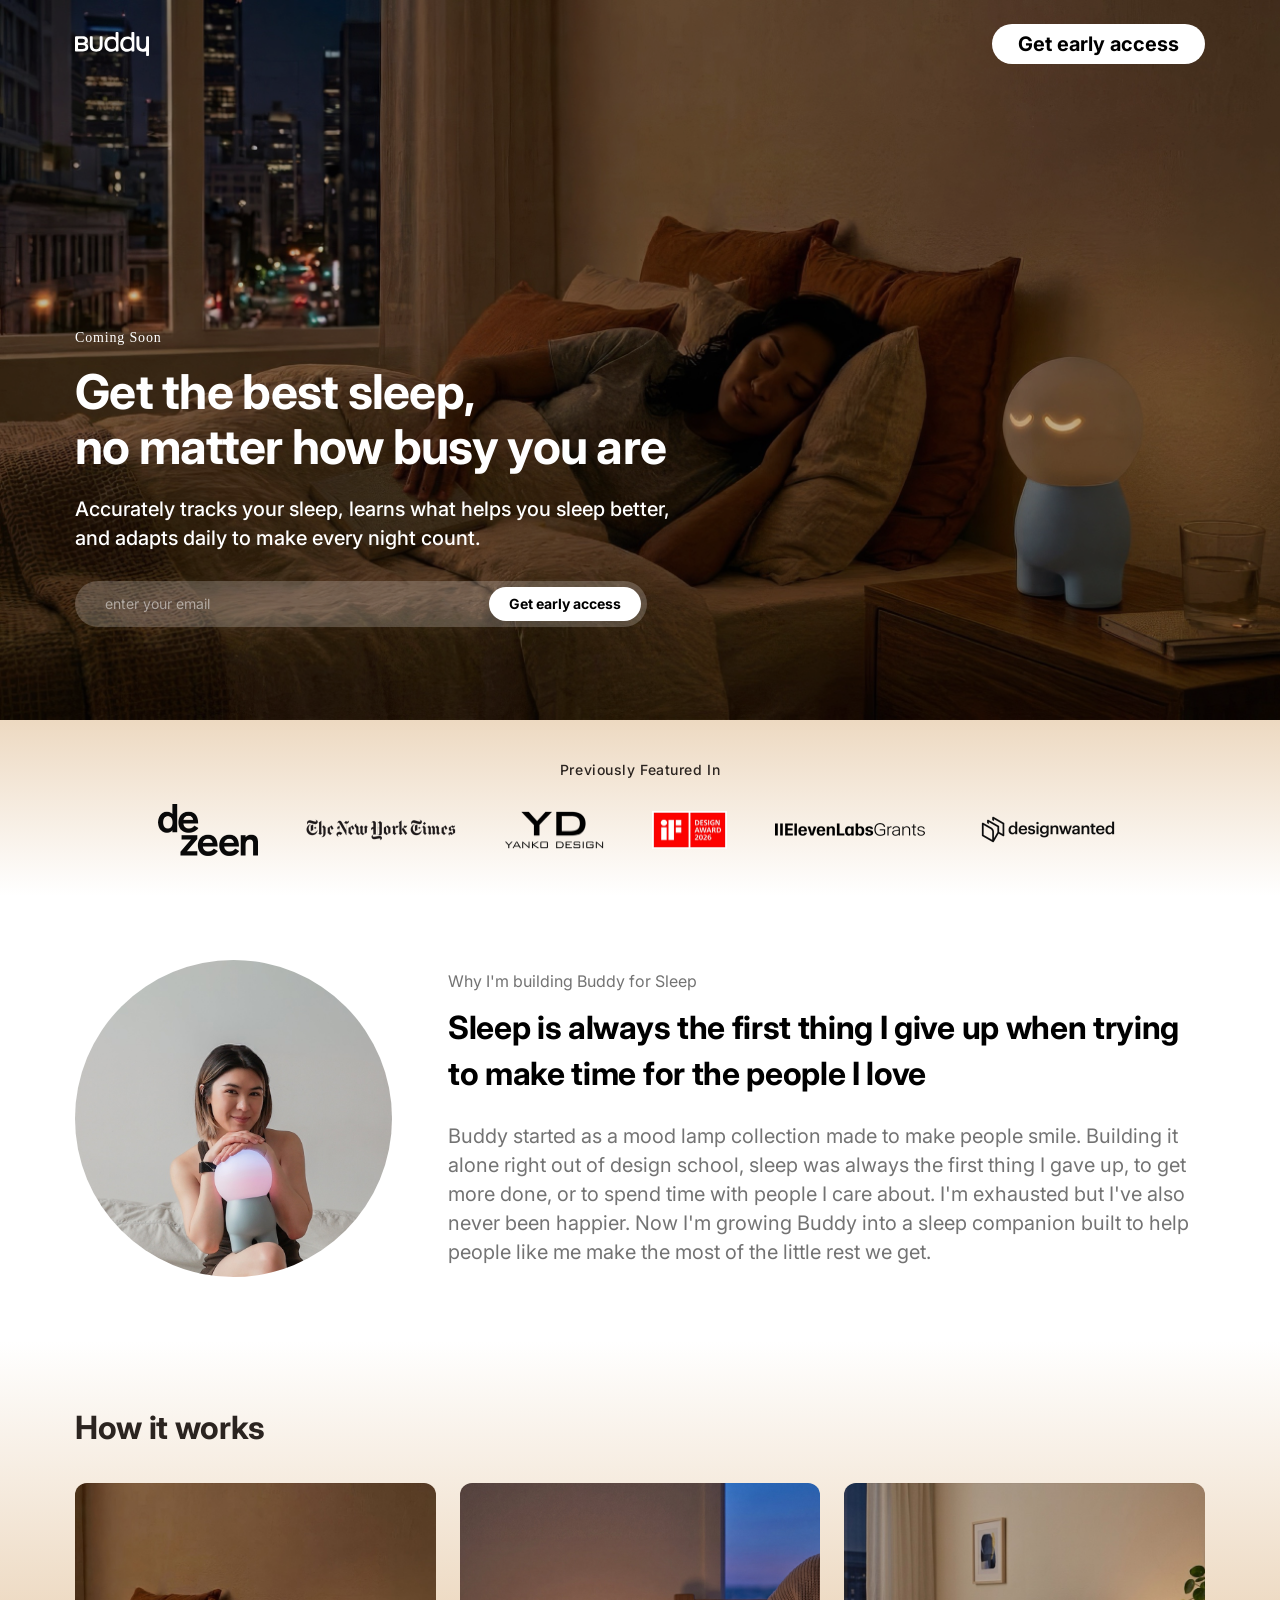
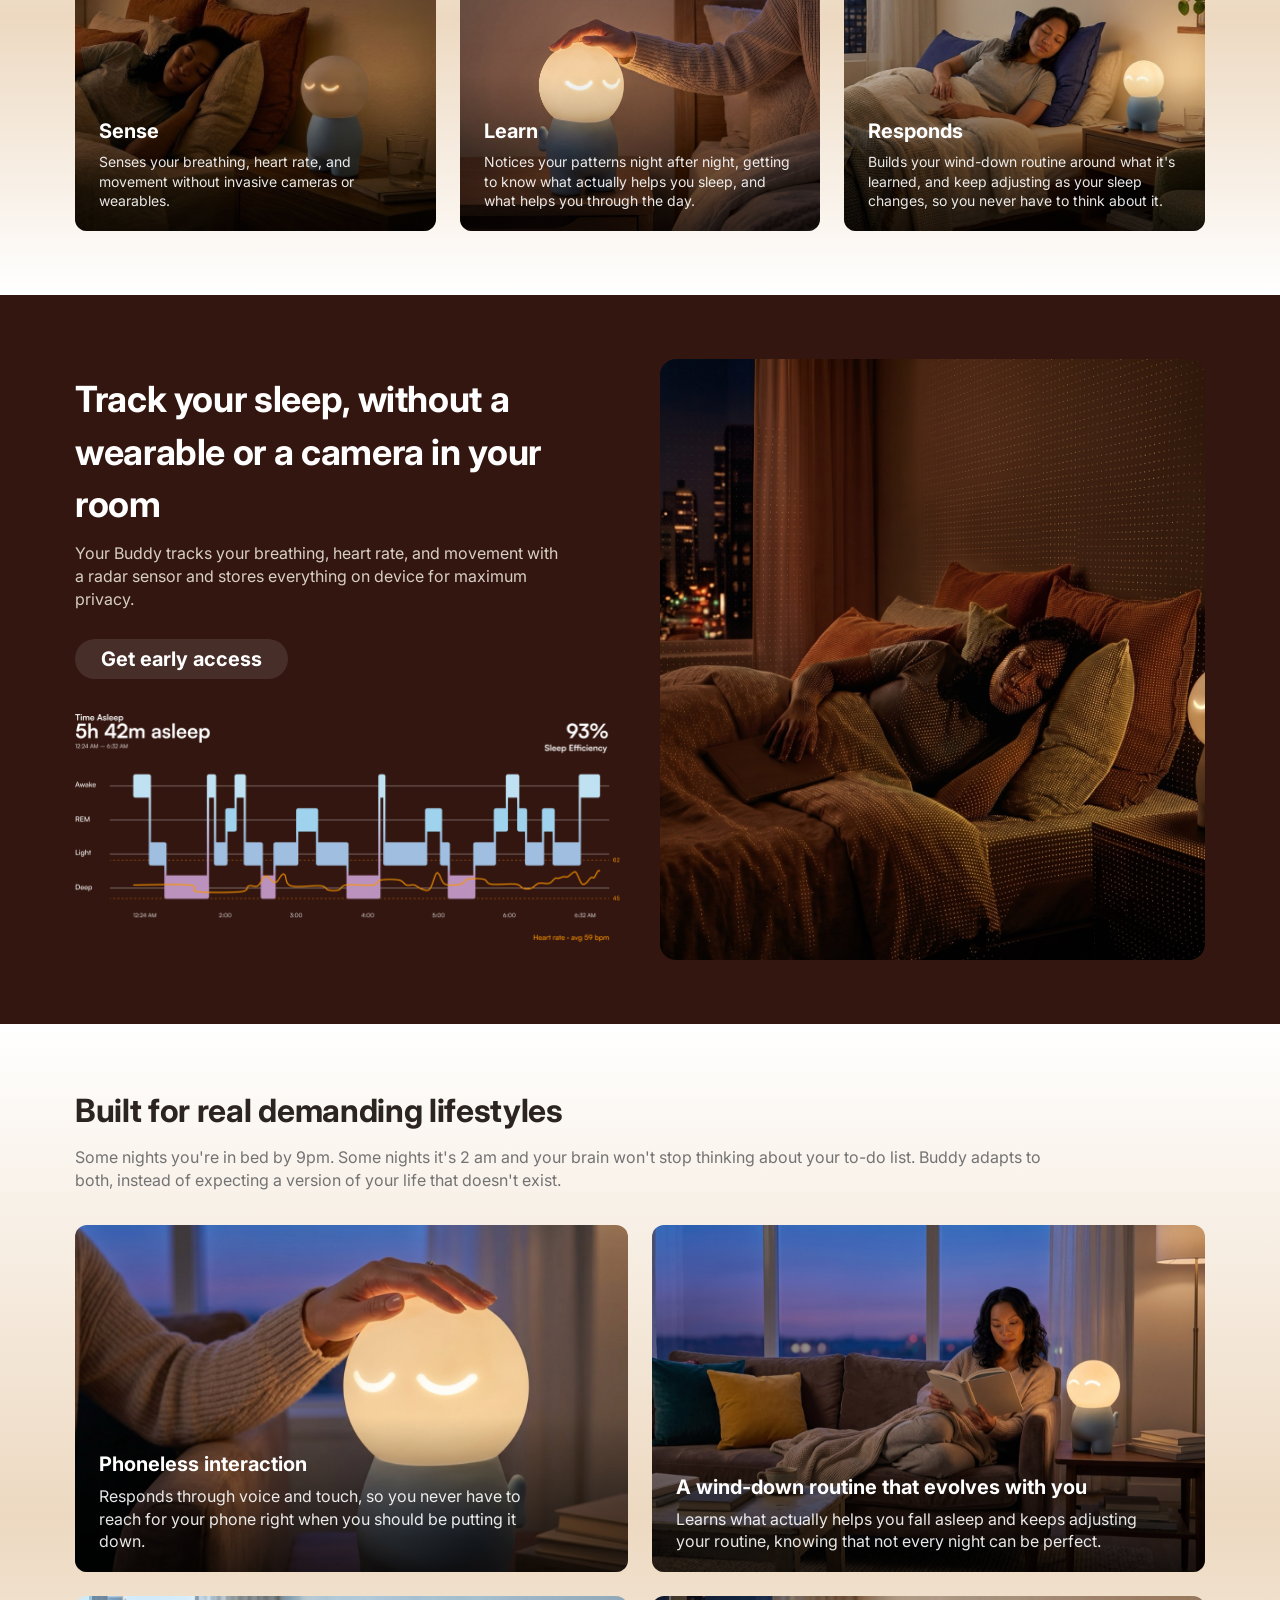
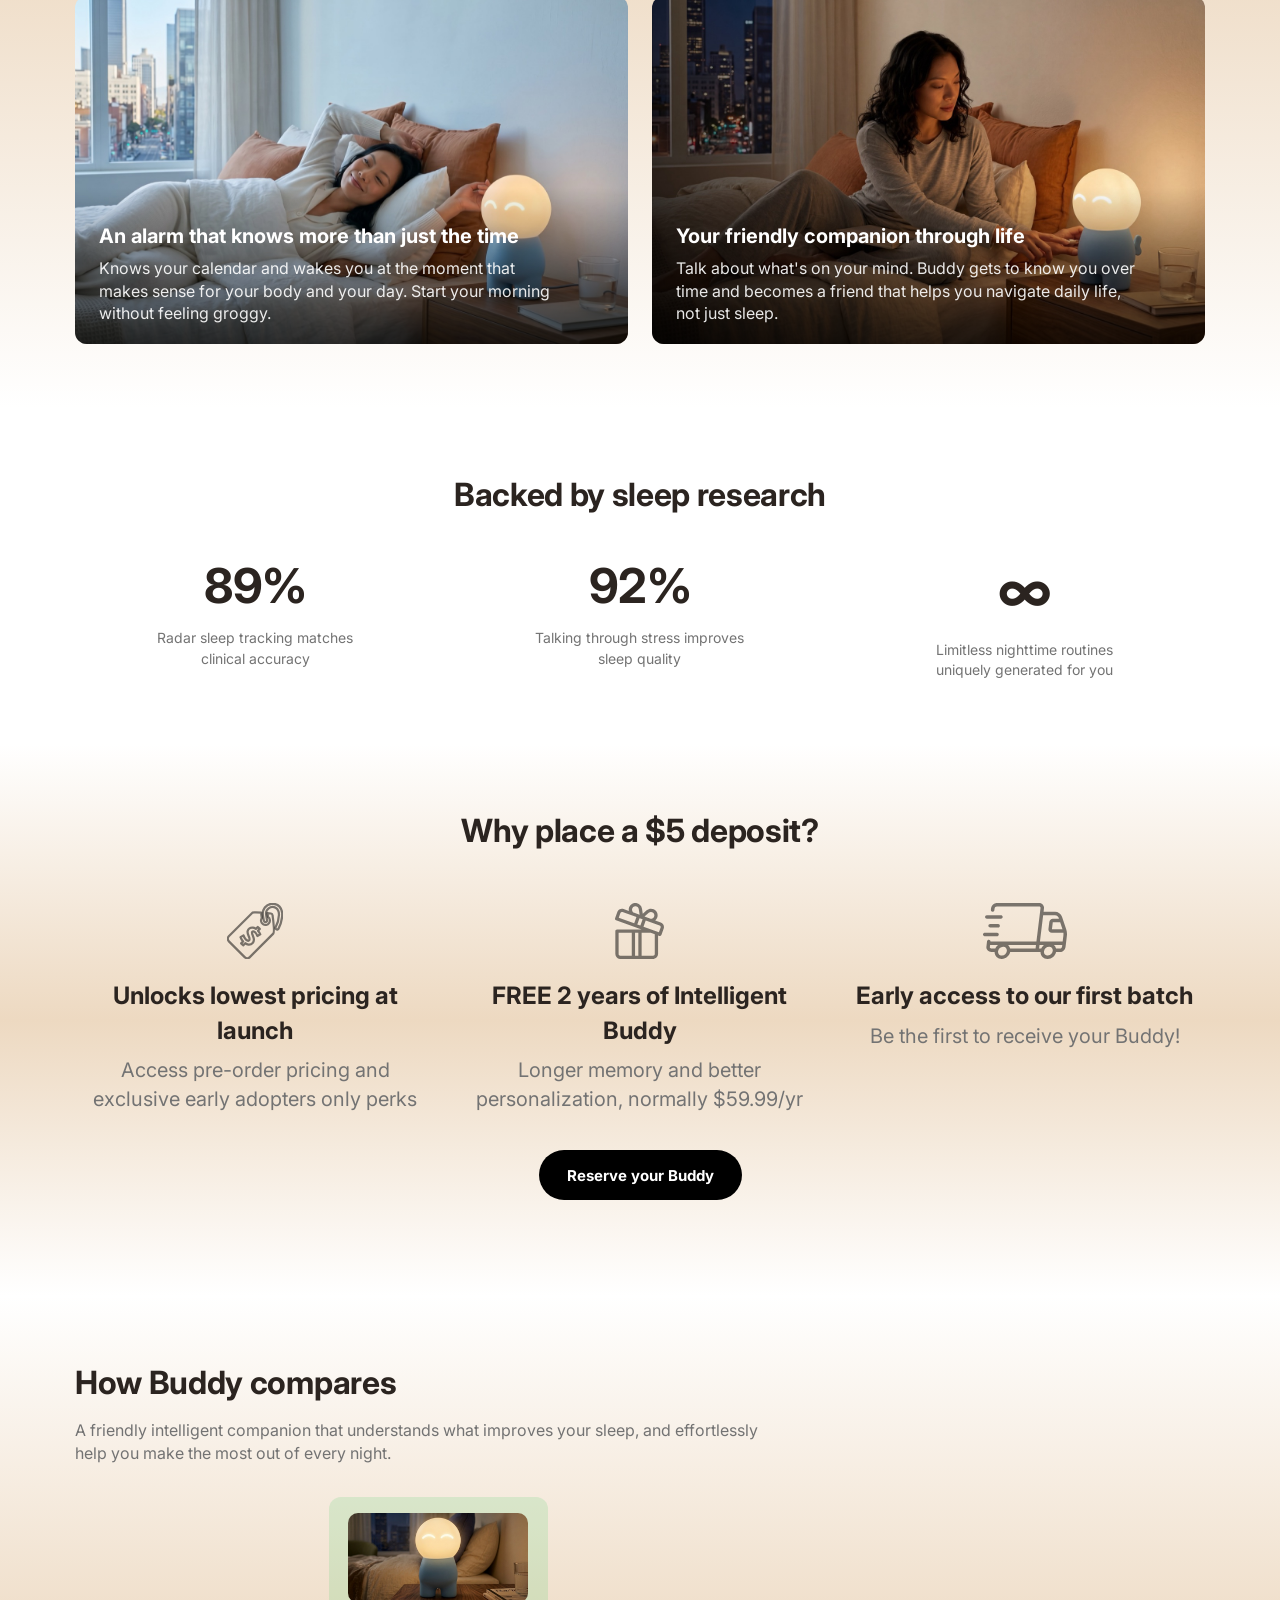
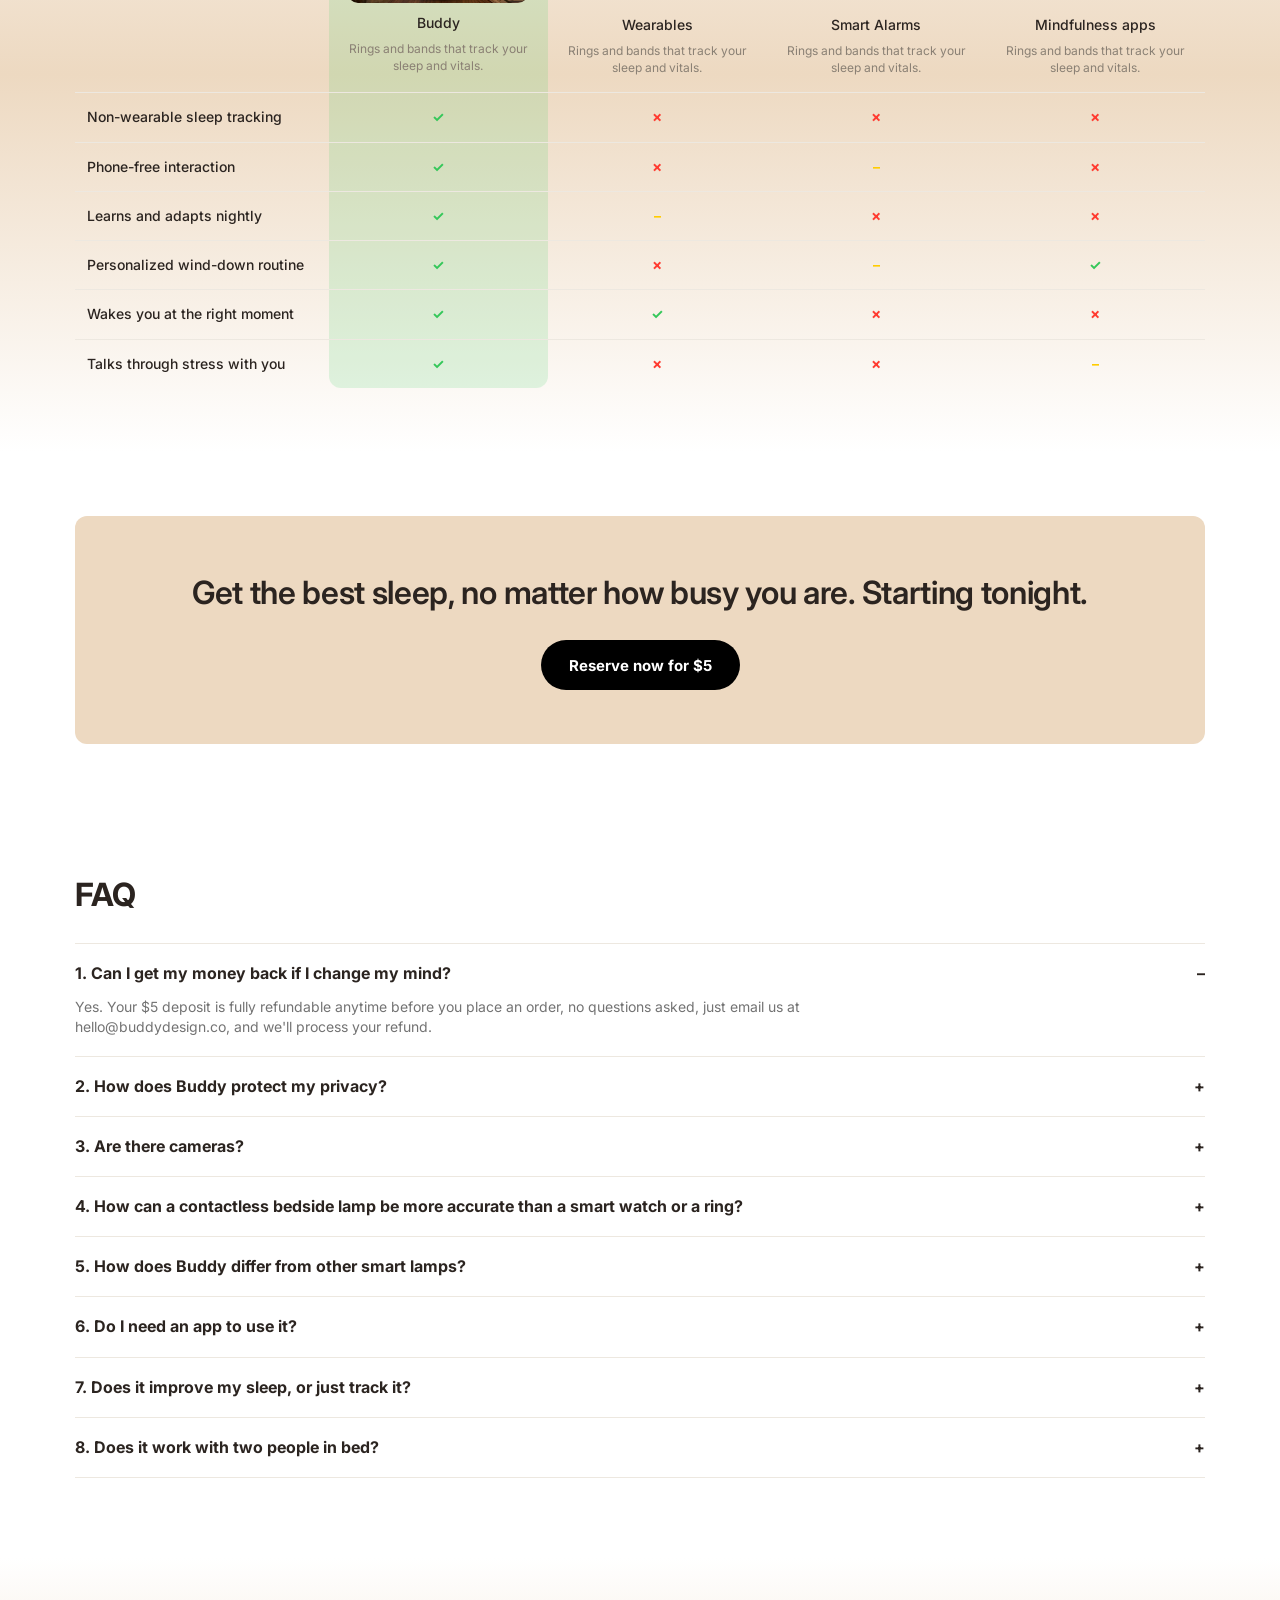
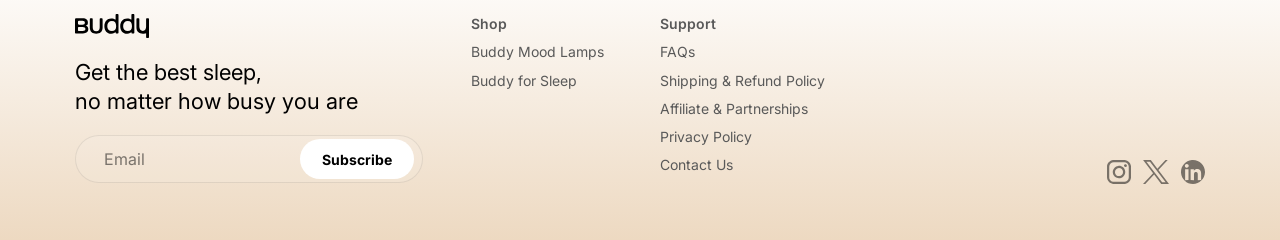
<file: index.html>
<!doctype html>
<html lang="en">
<head>
<meta charset="UTF-8">
<meta name="viewport" content="width=device-width, initial-scale=1.0">
<title>Buddy for Sleep — Reserve Yours</title>
<meta name="description" content="Get the best sleep, no matter how busy you are. Accurately tracks your sleep, learns what helps you sleep better, and adapts daily.">
<link rel="preconnect" href="https://api.fontshare.com">
<link rel="preconnect" href="https://fonts.googleapis.com">
<link rel="preload" as="image" href="assets/hero-photo.jpg" fetchpriority="high">
<link href="https://api.fontshare.com/v2/css?f[]=satoshi@400,500,700&display=swap" rel="stylesheet">
<link href="https://fonts.googleapis.com/css2?family=Inter:wght@400;500;600&display=swap" rel="stylesheet">
<link rel="stylesheet" href="styles.css">
</head>
<body>

<div id="page">

  <!-- ============ STICKY NAV ============ -->
  <header class="site-nav">
    <img loading="lazy" decoding="async" class="logo logo--light" src="assets/buddy-logo-vector.svg" alt="Buddy">
    <a href="#hero" id="topbar-cta" class="btn btn--translucent">Get early access</a>
  </header>

  <!-- ============ HERO ============ -->
  <section class="hero" id="hero">
    <img class="hero__photo" src="assets/hero-photo.jpg" alt="" fetchpriority="high">
    <div class="hero__scrim" id="hero-scrim"></div>
    <div class="hero__inner">
      <div class="hero__body">
        <div id="step1-content">
          <p class="kicker">Coming Soon</p>
          <h1 class="hero__headline">Get the best sleep,<br>no matter how busy you are</h1>
          <p class="hero__subtext">Accurately tracks your sleep, learns what helps you sleep better, and adapts daily to make every night count.</p>
          <form id="step1-form" class="hero-capsule" autocomplete="off">
            <input type="email" id="email-input" class="hero-capsule__input" placeholder="enter your email" required>
            <button type="submit" class="hero-capsule__btn">Get early access</button>
          </form>
          <p id="form-error" class="error" hidden></p>
        </div>

        <div id="step2" hidden>
          <p class="confirm">✓ You're on the list! Want extra perks?</p>
          <h1 class="hero__headline hero__headline--sm">Unlock launch pricing &amp; <br>free 2 years of Intelligent Buddy</h1>
          <p class="hero__subtext">Fully refundable anytime, no questions asked</p>
          <button type="button" id="deposit-btn" class="btn btn--white-green">Reserve your Buddy for $5</button>
        </div>
      </div>
    </div>
  </section>

  <!-- ============ FEATURED IN ============ -->
  <section class="featured">
    <p class="featured__label">Previously Featured In</p>
    <div class="featured__logos">
      <img loading="lazy" decoding="async" class="feat--dezeen" src="assets/logo-dezeen.png" alt="Dezeen">
      <img loading="lazy" decoding="async" class="feat--nyt" src="assets/logo-nyt.png" alt="The New York Times">
      <img loading="lazy" decoding="async" class="feat--yanko" src="assets/logo-yanko.png" alt="Yanko Design">
      <img loading="lazy" decoding="async" class="feat--ifaward" src="assets/logo-ifaward.jpg" alt="iF Design Award 2026">
      <img loading="lazy" decoding="async" class="feat--elevenlabs" src="assets/logo-elevenlabs.png" alt="ElevenLabs Grants">
      <img loading="lazy" decoding="async" class="feat--designwanted" src="assets/logo-designwanted.png" alt="Design Wanted">
    </div>
  </section>

  <!-- ============ FOUNDER STORY ============ -->
  <section class="section founder">
    <img loading="lazy" decoding="async" class="founder__photo" src="assets/founder-headshot.jpg" alt="Chevy, founder of Buddy">
    <div class="founder__body">
      <p class="founder__eyebrow">Why I'm building Buddy for Sleep</p>
      <h2 class="founder__headline">Sleep is always the first thing I give up when trying to make time for the people I love</h2>
      <p class="founder__desc">Buddy started as a mood lamp collection made to make people smile. Building it alone right out of design school, sleep was always the first thing I gave up, to get more done, or to spend time with people I care about. I'm exhausted but I've also never been happier. Now I'm growing Buddy into a sleep companion built to help people like me make the most of the little rest we get.</p>
    </div>
  </section>

  <!-- ============ HOW IT WORKS ============ -->
  <section class="section warm">
    <h2 class="h2">How it works</h2>
    <p class="hiw__mobile-subtext">A Buddy that truly understands you</p>
    <div class="grid-3 overlay-grid">
      <div class="overlay-card overlay-card--tall">
        <img loading="lazy" decoding="async" class="overlay-card__photo" src="assets/sense-photo.jpg" alt="">
        <div class="overlay-card__scrim"></div>
        <div class="overlay-card__text">
          <h3 class="overlay-card__title">Sense</h3>
          <p class="overlay-card__desc">Senses your breathing, heart rate, and movement without invasive cameras or wearables.</p>
        </div>
      </div>
      <div class="overlay-card overlay-card--tall">
        <img loading="lazy" decoding="async" class="overlay-card__photo" src="assets/learn-photo.jpg" alt="">
        <div class="overlay-card__scrim"></div>
        <div class="overlay-card__text">
          <h3 class="overlay-card__title">Learn</h3>
          <p class="overlay-card__desc">Notices your patterns night after night, getting to know what actually helps you sleep, and what helps you through the day.</p>
        </div>
      </div>
      <div class="overlay-card overlay-card--tall">
        <img loading="lazy" decoding="async" class="overlay-card__photo" src="assets/responds-photo.jpg" alt="">
        <div class="overlay-card__scrim"></div>
        <div class="overlay-card__text">
          <h3 class="overlay-card__title">Responds</h3>
          <p class="overlay-card__desc">Builds your wind-down routine around what it's learned, and keep adjusting as your sleep changes, so you never have to think about it.</p>
        </div>
      </div>
    </div>
  </section>

  <!-- ============ TRACK YOUR SLEEP ============ -->
  <section class="section dark track">
    <div class="track__text">
      <h2 class="h2 h2--light track__headline">Track your sleep, without a wearable or a camera in your room</h2>
      <p class="body body--light track__subtext">Your Buddy tracks your breathing, heart rate, and movement with a radar sensor and stores everything on device for maximum privacy.</p>
      <a href="#hero" class="btn btn--translucent track__cta">Get early access</a>
      <img loading="lazy" decoding="async" class="track__viz" src="assets/sleep-viz.png" alt="Sleep performance visualization showing 5h 42m asleep, 93% sleep efficiency">
    </div>
    <div class="track__visual">
      <img loading="lazy" decoding="async" class="track__photo" src="assets/tracking-photo.jpg" alt="">
    </div>
  </section>

  <!-- ============ BUILT FOR DEMANDING LIFESTYLES ============ -->
  <section class="section warm">
    <h2 class="h2">Built for real demanding lifestyles</h2>
    <p class="body func__subtext">Some nights you're in bed by 9pm. Some nights it's 2 am and your brain won't stop thinking about your to-do list. Buddy adapts to both, instead of expecting a version of your life that doesn't exist.</p>
    <div class="grid-2 overlay-grid">
      <div class="overlay-card">
        <img loading="lazy" decoding="async" class="overlay-card__photo" src="assets/phoneless-photo.jpg" alt="">
        <div class="overlay-card__scrim"></div>
        <div class="overlay-card__text">
          <h3 class="overlay-card__title">Phoneless interaction</h3>
          <p class="overlay-card__desc overlay-card__desc--lg">Responds through voice and touch, so you never have to reach for your phone right when you should be putting it down.</p>
        </div>
      </div>
      <div class="overlay-card">
        <img loading="lazy" decoding="async" class="overlay-card__photo" src="assets/winddown-photo.jpg" alt="">
        <div class="overlay-card__scrim"></div>
        <div class="overlay-card__text">
          <h3 class="overlay-card__title">A wind-down routine that evolves with you</h3>
          <p class="overlay-card__desc overlay-card__desc--lg">Learns what actually helps you fall asleep and keeps adjusting your routine, knowing that not every night can be perfect.</p>
        </div>
      </div>
      <div class="overlay-card">
        <img loading="lazy" decoding="async" class="overlay-card__photo" src="assets/alarm-photo.jpg" alt="">
        <div class="overlay-card__scrim"></div>
        <div class="overlay-card__text">
          <h3 class="overlay-card__title">An alarm that knows more than just the time</h3>
          <p class="overlay-card__desc overlay-card__desc--lg">Knows your calendar and wakes you at the moment that makes sense for your body and your day. Start your morning without feeling groggy.</p>
        </div>
      </div>
      <div class="overlay-card">
        <img loading="lazy" decoding="async" class="overlay-card__photo" src="assets/companion-photo.jpg" alt="">
        <div class="overlay-card__scrim"></div>
        <div class="overlay-card__text">
          <h3 class="overlay-card__title">Your friendly companion through life</h3>
          <p class="overlay-card__desc overlay-card__desc--lg">Talk about what's on your mind. Buddy gets to know you over time and becomes a friend that helps you navigate daily life, not just sleep.</p>
        </div>
      </div>
    </div>
  </section>

  <!-- ============ STATS ============ -->
  <section class="section stats">
    <h2 class="h2 h2--center">Backed by sleep research</h2>
    <div class="grid-3 stats__grid">
      <div class="stat">
        <p class="stat__big">89%</p>
        <p class="stat__desc">Radar sleep tracking matches clinical accuracy</p>
      </div>
      <div class="stat">
        <p class="stat__big">92%</p>
        <p class="stat__desc">Talking through stress improves sleep quality</p>
      </div>
      <div class="stat">
        <p class="stat__big stat__big--infinity">∞</p>
        <p class="stat__desc">Limitless nighttime routines uniquely generated for you</p>
      </div>
    </div>
  </section>

  <!-- ============ WHY $5 DEPOSIT ============ -->
  <section class="section warm deposit">
    <h2 class="h2 h2--center">Why place a $5 deposit?</h2>
    <div class="grid-3 deposit-reasons">
      <div class="reason">
        <img loading="lazy" decoding="async" class="reason__icon" src="assets/icon-pricetag.svg" alt="">
        <h3 class="reason__title">Unlocks lowest pricing at launch</h3>
        <p class="reason__desc">Access pre-order pricing and exclusive early adopters only perks</p>
      </div>
      <div class="reason">
        <img loading="lazy" decoding="async" class="reason__icon reason__icon--gift" src="assets/icon-gift.svg" alt="">
        <h3 class="reason__title">FREE 2 years of Intelligent Buddy</h3>
        <p class="reason__desc">Longer memory and better personalization, normally $59.99/yr</p>
      </div>
      <div class="reason">
        <img loading="lazy" decoding="async" class="reason__icon reason__icon--delivery" src="assets/icon-delivery.svg" alt="">
        <h3 class="reason__title">Early access to our first batch</h3>
        <p class="reason__desc">Be the first to receive your Buddy!</p>
      </div>
    </div>
    <div class="center-btn">
      <button type="button" class="btn btn--dark" data-deposit-trigger>Reserve your Buddy</button>
    </div>
  </section>

  <!-- ============ COMPARISON CHART ============ -->
  <section class="section warm">
    <h2 class="h2">How Buddy compares</h2>
    <p class="body">A friendly intelligent companion that understands what improves your sleep, and effortlessly help you make the most out of every night.</p>
    <div class="compare">
      <table class="compare__table">
        <thead>
          <tr>
            <th></th>
            <th class="compare__col--buddy">
              <img loading="lazy" decoding="async" class="compare__icon compare__icon--photo" src="assets/compare-buddy-photo.jpg" alt="">
              <span class="compare__name">Buddy</span>
              <span class="compare__desc">Rings and bands that track your sleep and vitals.</span>
            </th>
            <th>
              <div class="compare__spacer" aria-hidden="true"></div>
              <span class="compare__name">Wearables</span>
              <span class="compare__desc">Rings and bands that track your sleep and vitals.</span>
            </th>
            <th>
              <div class="compare__spacer" aria-hidden="true"></div>
              <span class="compare__name">Smart Alarms</span>
              <span class="compare__desc">Rings and bands that track your sleep and vitals.</span>
            </th>
            <th>
              <div class="compare__spacer" aria-hidden="true"></div>
              <span class="compare__name">Mindfulness apps</span>
              <span class="compare__desc">Rings and bands that track your sleep and vitals.</span>
            </th>
          </tr>
        </thead>
        <tbody>
          <tr><td>Non-wearable sleep tracking</td><td class="yes">✓</td><td class="no">✗</td><td class="no">✗</td><td class="no">✗</td></tr>
          <tr><td>Phone-free interaction</td><td class="yes">✓</td><td class="no">✗</td><td class="partial">–</td><td class="no">✗</td></tr>
          <tr><td>Learns and adapts nightly</td><td class="yes">✓</td><td class="partial">–</td><td class="no">✗</td><td class="no">✗</td></tr>
          <tr><td>Personalized wind-down routine</td><td class="yes">✓</td><td class="no">✗</td><td class="partial">–</td><td class="yes">✓</td></tr>
          <tr><td>Wakes you at the right moment</td><td class="yes">✓</td><td class="yes">✓</td><td class="no">✗</td><td class="no">✗</td></tr>
          <tr><td>Talks through stress with you</td><td class="yes">✓</td><td class="no">✗</td><td class="no">✗</td><td class="partial">–</td></tr>
        </tbody>
      </table>
    </div>
  </section>

  <!-- ============ FINAL CTA ============ -->
  <section class="section">
    <div class="cta-band">
      <h2 class="cta-band__text">Get the best sleep, no matter how busy you are. Starting tonight.</h2>
      <button type="button" class="btn btn--dark" data-deposit-trigger>Reserve now for $5</button>
    </div>
  </section>

  <!-- ============ FAQ ============ -->
  <section class="section faq" id="faq">
    <h2 class="h2">FAQ</h2>
    <ol class="faq__list">
      <li>
        <details class="faq__item" open>
          <summary>Can I get my money back if I change my mind?</summary>
          <p>Yes. Your $5 deposit is fully refundable anytime before you place an order, no questions asked, just email us at hello@buddydesign.co, and we'll process your refund.</p>
        </details>
      </li>
      <li>
        <details class="faq__item">
          <summary>How does Buddy protect my privacy?</summary>
          <p>Buddy has no camera. It uses mmWave radar to sense your breathing, heart rate, and movement, and keeps your data on-device.</p>
        </details>
      </li>
      <li>
        <details class="faq__item">
          <summary>Are there cameras?</summary>
          <p>No. Buddy has no camera. It uses a radar sensor to sense your breathing, heart rate, and movement without ever capturing images.</p>
        </details>
      </li>
      <li>
        <details class="faq__item">
          <summary>How can a contactless bedside lamp be more accurate than a smart watch or a ring?</summary>
          <p>Contactless sensing isn't inherently better than a wearable, it's a different way of measuring the same signals, similar to how hospitals monitor vitals without touching a patient. We validate Buddy's readings against real wearable data every night to keep the accuracy honest.</p>
        </details>
      </li>
      <li>
        <details class="faq__item">
          <summary>How does Buddy differ from other smart lamps?</summary>
          <p>Most smart lamps only control light. Buddy also senses your sleep without a camera or a wearable, then uses what it learns to build your routine and wake you at the right moment. The light is one part of a system built around your actual sleep.</p>
        </details>
      </li>
      <li>
        <details class="faq__item">
          <summary>Do I need an app to use it?</summary>
          <p>No, everything works by voice and touch, night to night. There's a companion app if you want to dig into your sleep data, but it's optional, not required.</p>
        </details>
      </li>
      <li>
        <details class="faq__item">
          <summary>Does it improve my sleep, or just track it?</summary>
          <p>Both. Buddy tracks what's actually happening each night, then uses that to build your wind-down routine, time your alarm, and get to know you better. Tracking isn't the end goal, it's what makes the rest possible.</p>
        </details>
      </li>
      <li>
        <details class="faq__item">
          <summary>Does it work with two people in bed?</summary>
          <p>Right now, Buddy is built and tuned to track one person. We're actively testing how it performs with two people sharing a bed, and we'll update this the moment that's fully validated.</p>
        </details>
      </li>
    </ol>
  </section>

  <!-- ============ FOOTER ============ -->
  <footer class="footer">
    <div class="footer__signup">
      <img loading="lazy" decoding="async" class="logo" src="assets/buddy-logo-vector.svg" alt="Buddy">
      <p class="footer__headline">Get the best sleep, <br>no matter how busy you are</p>
      <form id="footer-form" class="footer-capsule">
        <input type="email" id="footer-email" class="footer-capsule__input" placeholder="Email" required>
        <button type="submit" class="footer-capsule__btn">Subscribe</button>
      </form>
      <p id="footer-msg" class="note note--dark" hidden>Thanks, you're on the list!</p>
    </div>
    <div class="footer__links footer__links--desktop">
      <div>
        <p class="footer__col-title">Shop</p>
        <p><a href="https://buddydesign.co">Buddy Mood Lamps</a></p>
        <p><a href="#hero">Buddy for Sleep</a></p>
      </div>
      <div>
        <p class="footer__col-title">Support</p>
        <p><a href="#faq">FAQs</a></p>
        <p><a href="https://buddydesign.co/pages/shipping-return-policy">Shipping &amp; Refund Policy</a></p>
        <p><a href="https://buddydesign.co/pages/partner-with-us">Affiliate &amp; Partnerships</a></p>
        <p><a href="https://buddydesign.co/pages/privacy-policy">Privacy Policy</a></p>
        <p><a href="mailto:hello@buddydesign.co">Contact Us</a></p>
      </div>
    </div>
    <p class="footer__links--mobile">
      <a href="https://buddydesign.co">Shop Mood Lamps</a> · <a href="mailto:hello@buddydesign.co">Contact Us</a> · <a href="#faq">FAQs</a> · <a href="https://buddydesign.co/pages/privacy-policy">Privacy Policy</a>
    </p>
    <div class="footer__social">
        <a href="https://www.instagram.com/buddydesign.co/" target="_blank" rel="noopener"><img loading="lazy" decoding="async" src="assets/social-ig.svg" alt="Instagram"></a>
        <a href="https://x.com/cchevyyc" target="_blank" rel="noopener"><img loading="lazy" decoding="async" src="assets/social-x.svg" alt="X"></a>
        <a href="https://www.linkedin.com/company/buddydesignco/" target="_blank" rel="noopener"><img loading="lazy" decoding="async" src="assets/social-linkedin.svg" alt="LinkedIn"></a>
      </div>
  </footer>
</div>

<script src="script.js"></script>
</body>
</html>
</file>
<file: styles.css>
:root{
  --cream:#F5F1EA;
  --tan:#EDD9C1;
  --warm-tan:#F4EDE3;
  --dark:#331610;
  --dark2:#241a12;
  --text:#2B2420;
  --text-muted:#8A8074;
  --text-muted2:#737373;
  --footer-text:#595959;
  --border:#EDE8E0;
  --orange:#FF9500;
  --green:#8FD9A8;
  --side-gutter:75px;
}
*{box-sizing:border-box;}
html{scroll-behavior:smooth;}
html,body{margin:0;padding:0;}
@media (prefers-reduced-motion: no-preference){
  .reveal{opacity:0;transform:translateY(20px);transition:opacity 0.7s ease, transform 0.7s ease;}
  .reveal.is-visible{opacity:1;transform:translateY(0);}
}
.overlay-card__photo{transition:transform 0.5s ease;}
.overlay-card:hover .overlay-card__photo{transform:scale(1.04);}
.btn{transition:transform 0.15s ease, opacity 0.15s ease;}
.btn:hover{transform:translateY(-1px);opacity:0.92;}
.faq__item summary{transition:opacity 0.15s ease;}
.faq__item summary:hover{opacity:0.7;}
body{font-family:'Satoshi','Inter',-apple-system,BlinkMacSystemFont,sans-serif;color:var(--text);line-height:1.45;background:#fff;}
img{max-width:100%;display:block;}
h1,h2,h3{margin:0;font-weight:700;}
p{margin:0;}
button{font-family:inherit;cursor:pointer;}
.logo{height:24px;width:73.8px;}
.logo--light{filter:brightness(0) invert(1);}

/* Hero */
.hero{position:relative;min-height:720px;overflow:hidden;color:#fff;}
.hero__photo{position:absolute;inset:0;width:100%;height:100%;object-fit:cover;object-position:83% 60%;}
.hero__scrim{position:absolute;inset:0;background:rgba(0,0,0,0.25);transition:background 0.3s;}
.hero__scrim--step2{background:linear-gradient(to right, rgba(51,22,16,0.55) 28%, rgba(102,102,102,0) 55%);}
.hero__inner{position:relative;padding:32px var(--side-gutter) 64px;min-height:720px;display:flex;flex-direction:column;}
.hero__body{margin-top:296px;max-width:600px;}
#step2{margin-top:32px;}

/* Sticky nav */
.site-nav{position:fixed;top:0;left:0;right:0;z-index:100;display:flex;align-items:center;justify-content:space-between;padding:24px var(--side-gutter);background:transparent;pointer-events:none;transition:background 0.25s ease, box-shadow 0.25s ease;}
.site-nav .logo,.site-nav .btn{pointer-events:auto;}
.site-nav .logo{transition:filter 0.2s ease;}
.site-nav .btn{transition:color 0.2s ease, transform 0.15s ease;}
.site-nav--dark{background:linear-gradient(to bottom, rgba(237,217,193,0.92), rgba(255,255,255,0.6));backdrop-filter:blur(10px);-webkit-backdrop-filter:blur(10px);box-shadow:0 1px 0 rgba(0,0,0,0.06);}
.site-nav--dark .logo{filter:none;}
.site-nav .btn:hover{transform:translateY(-1px);}
#topbar-cta{background:#fff;color:#000;}
.kicker{font-family:'Satoshi';font-size:14px;font-weight:500;letter-spacing:0.06em;color:#fff;margin-bottom:16px;}
.hero__headline{font-size:48px;line-height:1.15;letter-spacing:-0.015em;margin-bottom:20px;font-weight:700;}
.hero__headline--sm{font-size:36px;margin-bottom:12px;}
.hero__subtext{font-size:20px;font-weight:500;color:#fff;margin-bottom:28px;max-width:600px;}
.hero-capsule{display:flex;align-items:center;height:46px;max-width:572px;width:100%;border-radius:100px;background:rgba(255,255,255,0.2);padding-left:28px;padding-right:6px;}
.hero-capsule__input{flex:1;height:100%;border:none;outline:none;background:transparent;color:#fff;font-size:14px;font-family:inherit;min-width:0;}
.hero-capsule__input::placeholder{color:rgba(255,255,255,0.5);}
.hero-capsule__btn{height:34px;padding:0 20px;border:none;border-radius:40px;background:#fff;color:#000;font-weight:700;font-size:14px;white-space:nowrap;}
.btn{height:50px;padding:0 28px;border-radius:100px;border:none;font-weight:700;font-size:15px;white-space:nowrap;}
.btn--light{background:var(--cream);color:var(--dark2);}
.btn--dark{background:#000;color:#fff;}
.btn--translucent{background:rgba(255,255,255,0.1);color:#fff;font-weight:700;font-size:20px;border-radius:100px;border:none;height:40px;padding:0 26px;display:inline-flex;align-items:center;justify-content:center;text-decoration:none;white-space:nowrap;}
.btn--translucent.btn--lg{height:50px;padding:0 40px;}
.btn--white-green{background:#fff;color:#1d7f3e;font-weight:700;font-size:20px;border-radius:100px;border:none;height:50px;padding:0 39px;display:inline-flex;align-items:center;justify-content:center;white-space:nowrap;}
.confirm{font-family:'Satoshi';color:var(--green);font-weight:600;font-size:15px;margin-bottom:16px;}
.error{font-family:'Inter';color:#f2a7a7;font-size:13px;margin-top:10px;}

/* Featured in */
.featured{text-align:center;padding:40px var(--side-gutter);background:linear-gradient(to bottom, var(--tan), #fff);}
.featured__label{font-family:'Inter';font-weight:500;font-size:14px;letter-spacing:0.04em;color:var(--text);margin-bottom:24px;}
.featured__logos{display:flex;gap:48px;justify-content:center;align-items:center;flex-wrap:wrap;}
.featured__logos img{height:auto;object-fit:contain;}
.feat--dezeen{width:100px;}
.feat--nyt{width:150px;}
.feat--yanko{width:100px;}
.feat--ifaward{width:75px;}
.feat--elevenlabs{width:150px;}
.feat--designwanted{width:150px;}

/* Sections */
.section{padding:64px var(--side-gutter);}
.warm{background:linear-gradient(to bottom, #fff, var(--tan), #fff);padding:64px var(--side-gutter);}
.h2{font-size:32px;margin-bottom:12px;letter-spacing:-0.01em;}
.h2--center{text-align:center;}
.h2--light{color:#fff;}
.body{color:var(--text-muted2);font-size:16px;max-width:700px;margin-bottom:24px;}
.body--light{color:#d8cfc3;}
.eyebrow{font-size:14px;color:var(--text-muted2);margin-bottom:8px;}

/* Founder */
.founder{display:flex;gap:56px;align-items:center;flex-wrap:wrap;}
.founder__photo{width:317px;height:317px;border-radius:50%;flex-shrink:0;object-fit:cover;}
.founder__body{flex:1;min-width:280px;max-width:754px;}
.founder__eyebrow{font-size:16px;color:var(--text-muted2);margin-bottom:12px;}
.founder__headline{font-size:32px;font-weight:700;letter-spacing:-0.01em;color:#000;margin-bottom:24px;}
.founder__desc{font-size:20px;color:var(--text-muted2);}

/* Grids/cards */
.grid-3{display:grid;grid-template-columns:repeat(3,1fr);gap:24px;}
.grid-2{display:grid;grid-template-columns:repeat(2,1fr);gap:24px;margin-top:32px;}
.overlay-grid{margin-top:32px;}
.overlay-card{position:relative;border-radius:12px;overflow:hidden;aspect-ratio:620/390;}
.overlay-card--tall{aspect-ratio:396/382;}
.overlay-card__photo{position:absolute;inset:0;width:100%;height:100%;object-fit:cover;}
.overlay-card__photo[src*="sense-photo"]{object-position:right center;}
.overlay-card__photo[src*="winddown-photo"]{object-position:85% center;}
.overlay-card__photo[src*="alarm-photo"]{object-position:right center;}
.overlay-card__photo[src*="companion-photo"]{object-position:right center;}
.overlay-card__scrim{position:absolute;inset:0;background:linear-gradient(to top, rgba(0,0,0,0.65) 0%, rgba(0,0,0,0) 45%);}
.overlay-card__text{position:absolute;left:24px;right:24px;bottom:20px;color:#fff;}
.overlay-card__title{font-size:20px;font-weight:700;margin-bottom:6px;}
.overlay-card__desc{font-size:14px;line-height:1.4;color:rgba(255,255,255,0.9);}
.overlay-card__desc--lg{font-size:16px;max-width:92%;}
.func__subtext{max-width:989px;}

/* Track your sleep */
.dark{background:var(--dark);max-width:100%;}
.track{padding:64px var(--side-gutter);display:grid;grid-template-columns:1fr 1fr;gap:40px;align-items:center;}
.track__headline{font-size:36px;letter-spacing:-0.01em;max-width:574px;}
.track__subtext{font-size:16px;max-width:488px;margin-bottom:28px;}
.track__cta{margin-bottom:32px;}
.track__viz{width:100%;max-width:550px;display:block;}
.track__photo{width:100%;height:601px;object-fit:cover;border-radius:16px;}
@media (max-width: 900px){
  .track__photo{height:320px;}
}

/* Stats */
.stats__grid{text-align:center;margin-top:32px;}
.stat__big{font-size:48px;font-weight:700;margin-bottom:8px;letter-spacing:-0.01em;}
.stat__big--infinity{font-size:56px;}
.stat__desc{font-size:14px;color:var(--text-muted2);max-width:220px;margin:0 auto;}

/* Deposit reasons */
.deposit{padding-bottom:96px;}
.deposit-reasons{margin-top:48px;text-align:center;}
.reason__icon{height:56px;width:56px;margin:0 auto 20px;display:block;}
.reason__icon--gift{height:56px;width:49px;}
.reason__icon--delivery{height:56px;width:84px;}
.reason__title{font-size:24px;margin-bottom:8px;font-weight:700;}
.reason__desc{font-size:20px;color:var(--text-muted2);}
.center-btn{text-align:center;margin-top:36px;}

/* Comparison table */
.compare{overflow-x:auto;margin-top:32px;}
.compare__table{width:100%;border-collapse:collapse;min-width:800px;}
.compare__table th{padding:16px 12px;text-align:center;vertical-align:top;font-weight:400;}
.compare__col--buddy{background:rgba(52,199,89,0.15);border-radius:12px 12px 0 0;}
.compare__icon--photo{width:180px;height:90px;object-fit:cover;border-radius:10px;margin:0 auto 10px;display:block;}
.compare__spacer{height:102px;}
.compare__name{display:block;font-weight:500;font-size:14px;margin-bottom:6px;}
.compare__desc{display:block;font-size:12px;color:var(--text-muted);font-weight:400;max-width:184px;margin:0 auto;}
.compare__table td{padding:14px 12px;text-align:center;border-top:1px solid var(--border);font-size:14px;font-weight:700;}
.compare__table td:first-child{text-align:left;font-weight:500;font-size:14px;}
.compare__table tr td:nth-child(2){background:rgba(52,199,89,0.15);}
.compare__table tr:last-child td:nth-child(2){border-radius:0 0 12px 12px;}
.yes{color:#34C759;}
.partial{color:#FFCC00;}
.no{color:#FF3B30;}

/* CTA band */
.cta-band{background:var(--tan);text-align:center;padding:54px 24px;border-radius:12px;}
.cta-band__text{font-family:'Inter';font-weight:600;font-size:32px;margin-bottom:24px;letter-spacing:-0.01em;}

/* FAQ */
.faq__list{margin-top:24px;list-style:none;padding-left:0;counter-reset:faq;}
.faq__list > li{counter-increment:faq;}
.faq__list > li:last-child .faq__item{border-bottom:1px solid var(--border);}
.faq__item{border-top:1px solid var(--border);padding:18px 0;}
.faq__item summary{cursor:pointer;font-weight:700;font-size:16px;list-style:none;position:relative;padding-right:24px;}
.faq__item summary::before{content:counter(faq) ". ";}
.faq__item summary::-webkit-details-marker{display:none;}
.faq__item summary::after{content:"+";position:absolute;right:0;top:0;font-weight:700;}
.faq__item[open] summary::after{content:"–";}
.faq__item p{margin-top:12px;font-size:14px;color:var(--text-muted2);max-width:800px;}

/* Footer */
.footer{background:linear-gradient(to bottom, #fff, var(--tan));padding:56px var(--side-gutter);display:flex;flex-wrap:wrap;gap:48px;}
.footer__signup{flex:1;min-width:280px;max-width:348px;}
.footer__signup .logo{margin-bottom:20px;}
.footer__headline{margin:0 0 20px;font-size:22px;color:#000;line-height:1.3;}
.footer-capsule{display:flex;align-items:center;height:48px;max-width:357px;width:100%;border-radius:100px;background:rgba(255,255,255,0.1);border:1px solid rgba(0,0,0,0.08);padding-left:26px;padding-right:8px;}
.footer-capsule__input{flex:1;height:100%;border:none;outline:none;background:transparent;color:var(--text);font-size:16px;font-family:inherit;min-width:0;}
.footer-capsule__input::placeholder{color:rgba(0,0,0,0.5);}
.footer-capsule__btn{height:40px;padding:0 22px;border:none;border-radius:100px;background:#fff;color:#000;font-weight:700;font-size:14px;white-space:nowrap;}
.note--dark{color:var(--text-muted2);}
.footer__links{display:flex;gap:56px;flex-wrap:wrap;align-items:flex-start;}
.footer__col-title{font-weight:600;margin-bottom:10px;font-size:16px;}
.footer__links p{font-size:14px;color:var(--footer-text);margin-bottom:8px;}
.footer__links a{color:inherit;text-decoration:none;}
.footer__links a:hover{text-decoration:underline;}
.footer__social{display:flex;gap:12px;align-self:flex-end;margin-left:auto;}
.footer__social img{height:24px;width:24px;display:block;}
.footer__social a:nth-child(2) img{width:26px;}

@media (max-width: 900px){
  :root{--side-gutter:32px;}
  .grid-3,.grid-2{grid-template-columns:1fr;}
  .track{grid-template-columns:1fr;}
  .hero__headline{font-size:30px;}
  .founder{flex-direction:column;text-align:center;}
  .compare__table{font-size:12px;}
}
@media (max-width: 480px){
  :root{--side-gutter:20px;}
}

/* ============ MOBILE (matches Figma "Deposit Landing Page — Mobile") ============ */
.hiw__mobile-subtext{display:none;}
.footer__links--mobile{display:none;}

@media (max-width: 640px){
  /* Hero: centered, smaller type, vertically centered instead of bottom-anchored */
  .hero__inner{justify-content:center;padding-top:90px;padding-bottom:40px;}
  .hero__body{margin-top:0;max-width:100%;text-align:center;}
  #step2{margin-top:20px;}
  .kicker,.confirm{text-align:center;}
  .hero__headline{font-size:30px;line-height:1.25;}
  .hero__headline--sm{font-size:24px;}
  .hero__subtext{font-size:14px;max-width:100%;margin-left:auto;margin-right:auto;}
  .hero-capsule{max-width:340px;margin:0 auto;}
  .btn--white-green{font-size:14px;height:36px;padding:0 24px;}
  .btn--translucent.btn--lg{font-size:14px;height:36px;}

  /* Section headings: Figma mobile uses ~24px uniformly, centered except FAQ */
  .h2{font-size:24px;text-align:center;}
  .faq .h2{text-align:left;}
  .body{font-size:14px;max-width:100%;text-align:center;}

  /* Featured In */
  .featured__label{font-size:14px;}
  .featured__logos{gap:28px;}

  /* Founder */
  .founder{gap:24px;}
  .founder__photo{width:240px;height:240px;}
  .founder__eyebrow{font-size:13px;}
  .founder__headline{font-size:16px;margin-bottom:12px;}
  .founder__desc{font-size:14px;}

  /* How it works: mobile card style is white bg + image on top only, dark text below */
  .hiw__mobile-subtext{display:block;font-size:16px;color:var(--text-muted2);text-align:center;margin-top:8px;}
  .overlay-card--tall{aspect-ratio:auto;background:#fff;border:1px solid var(--border);}
  .overlay-card--tall .overlay-card__photo{position:static;width:100%;height:190px;object-fit:cover;border-radius:11px 11px 0 0;}
  .overlay-card--tall .overlay-card__scrim{display:none;}
  .overlay-card--tall .overlay-card__text{position:static;left:auto;right:auto;bottom:auto;padding:16px;}
  .overlay-card--tall .overlay-card__title{color:#000;font-size:16px;}
  .overlay-card--tall .overlay-card__desc{color:var(--text-muted2);font-size:14px;}

  /* Functionalities */
  .func__subtext{font-size:14px;text-align:center;max-width:100%;}
  .overlay-card__title{font-size:16px;}
  .overlay-card__desc--lg{font-size:14px;max-width:100%;}

  /* Sleep tracking: drop the side photo, center everything */
  .track{grid-template-columns:1fr;padding-top:40px;padding-bottom:40px;}
  .track__visual{display:none;}
  .track__headline,.track__subtext{text-align:center;max-width:100%;}
  .track__headline{font-size:22px;}
  .track__subtext{font-size:13px;}
  .track__cta{margin-left:auto;margin-right:auto;display:table;}

  /* Stats */
  .stat__big{font-size:36px;}
  .stat__big--infinity{font-size:36px;}
  .stat__desc{font-size:14px;}

  /* Why deposit */
  .deposit-reasons{margin-top:32px;}
  .reason__title{font-size:16px;}
  .reason__desc{font-size:14px;}
  .reason__icon{height:44px;width:44px;}
  .reason__icon--gift{height:44px;width:39px;}
  .reason__icon--delivery{height:44px;width:66px;}

  /* Comparison chart heading */
  .compare{margin-top:24px;}

  /* Final CTA */
  .cta-band{padding:28px 20px;}
  .cta-band__text{font-size:15px;margin-bottom:16px;}
  .cta-band .btn{height:36px;font-size:14px;padding:0 22px;}

  /* Footer: swap desktop columns for one condensed line */
  .footer__links--desktop{display:none;}
  .footer__links--mobile{display:block;font-size:13px;color:var(--footer-text);margin:12px 0 0;}
  .footer__links--mobile a{color:inherit;text-decoration:none;}
  .footer__links--mobile a:hover{text-decoration:underline;}
  .footer__headline{font-size:14px;}
  .footer-capsule{max-width:100%;}
  .footer__social{margin-left:0;align-self:flex-start;margin-top:16px;}
}
</file>
